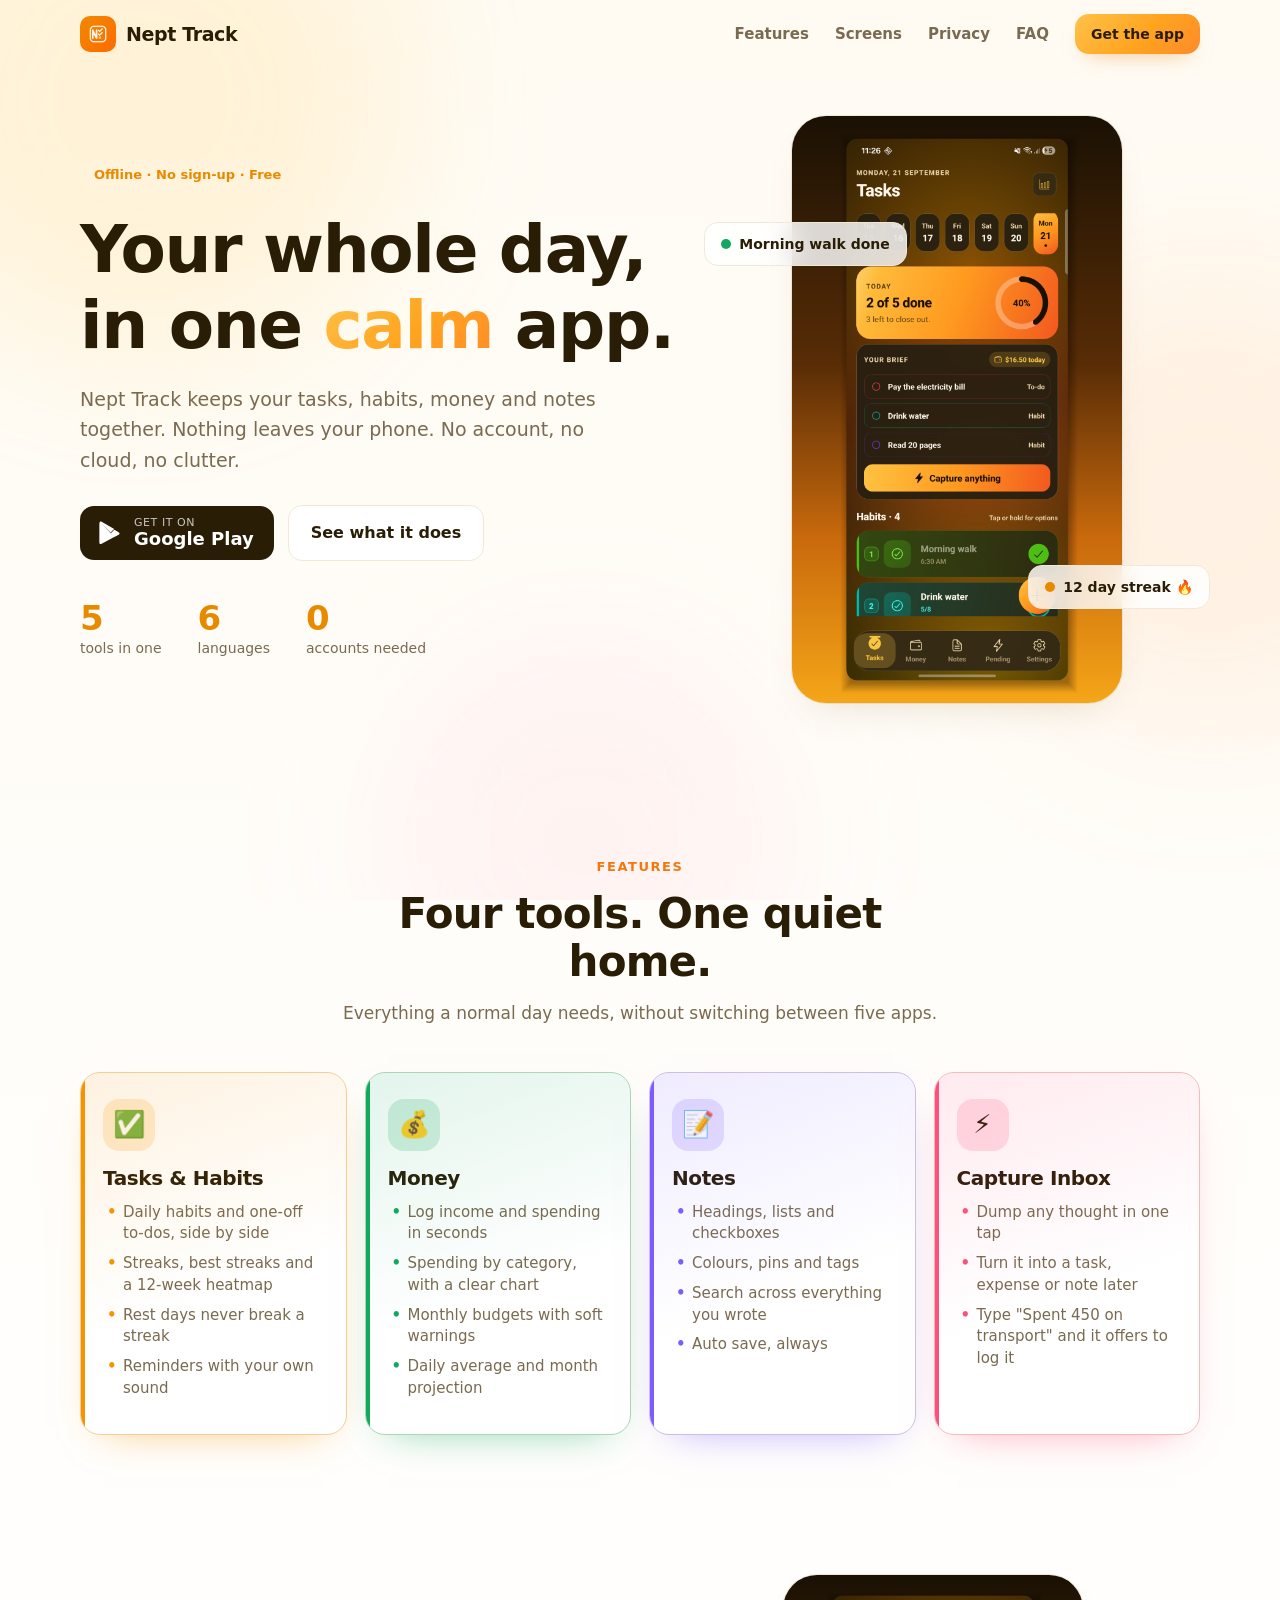
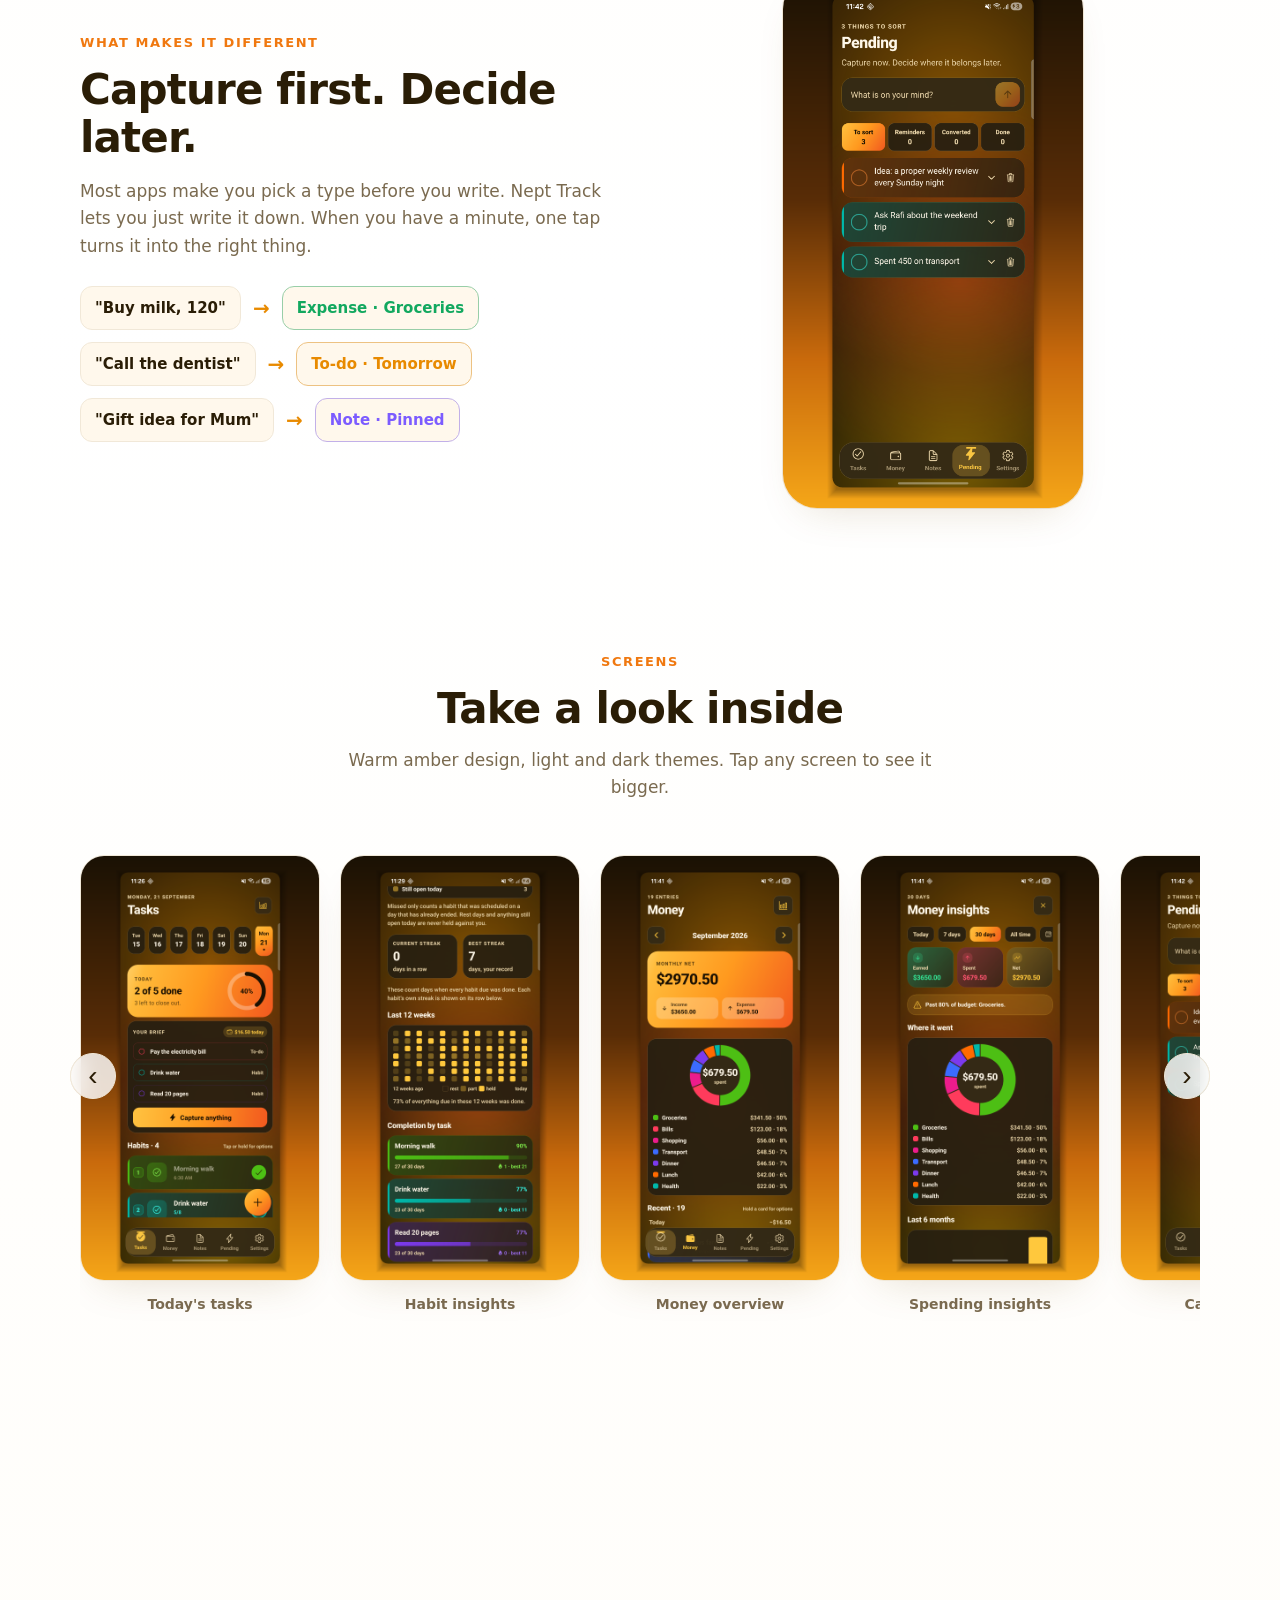
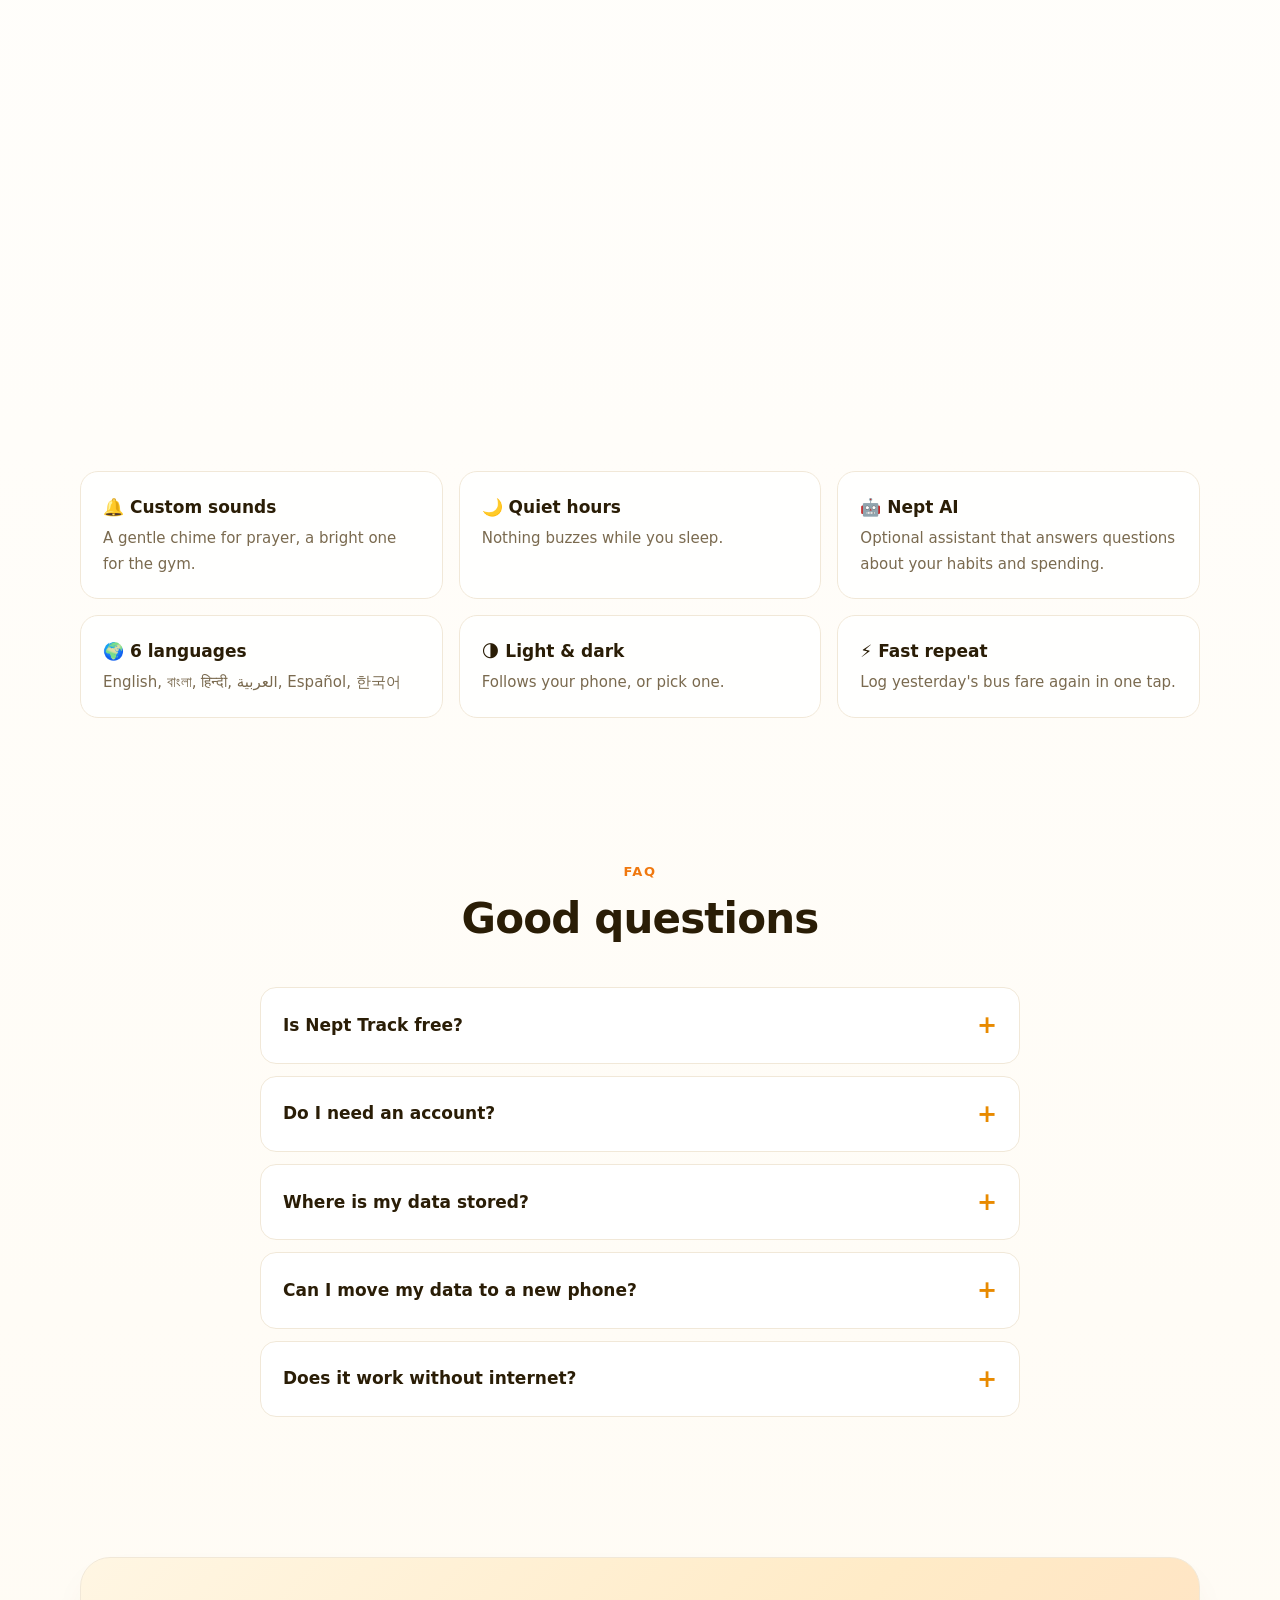
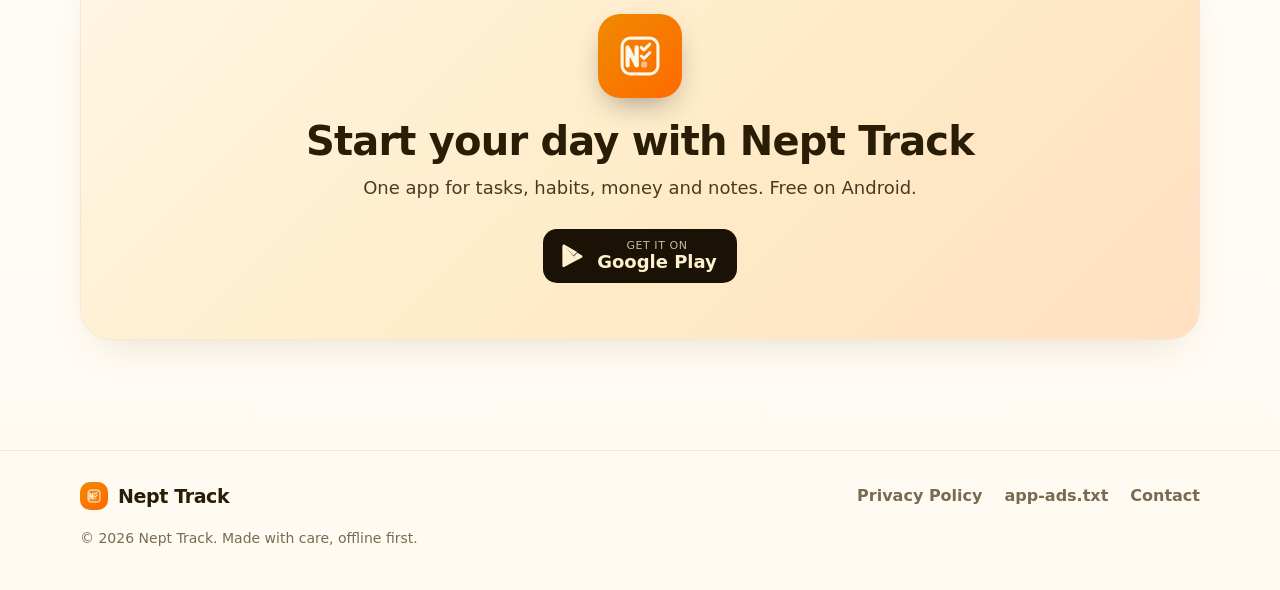
<file: index.html>
<!doctype html>
<html lang="en">
<head>
<meta charset="utf-8" />
<meta name="viewport" content="width=device-width, initial-scale=1" />
<title>Nept Track: Habits, Money &amp; Notes</title>
<meta name="description" content="Tasks, habits, money and notes in one offline app. No sign-up. No cloud. Your data stays on your phone." />
<meta name="theme-color" content="#FFFFFF" />
<meta property="og:title" content="Nept Track: Habits &amp; Budget" />
<meta property="og:description" content="Tasks, habits, money and notes in one offline app. No sign-up. No cloud." />
<meta property="og:image" content="images/feature.png" />
<meta property="og:type" content="website" />
<link rel="icon" href="images/favicon.png" />
<link rel="stylesheet" href="css/style.css" />
</head>
<body>

<div class="aurora" aria-hidden="true"><span></span><span></span><span></span></div>

<header class="nav" id="nav">
  <a class="brand" href="#top"><img src="images/icon.png" alt="" width="36" height="36" /> Nept Track</a>
  <button class="nav-toggle" id="navToggle" aria-label="Open menu" aria-expanded="false"><span></span><span></span></button>
  <nav class="nav-links" id="navLinks">
    <a href="#features">Features</a>
    <a href="#screens">Screens</a>
    <a href="#privacy">Privacy</a>
    <a href="#faq">FAQ</a>
    <a class="btn btn-small" href="https://play.google.com/store/apps/details?id=com.AhmedReFu.NeptTrack" target="_blank" rel="noopener">Get the app</a>
  </nav>
</header>

<main id="top">

  <!-- Hero -->
  <section class="hero">
    <div class="hero-copy reveal">
      <span class="pill">Offline · No sign-up · Free</span>
      <h1>Your whole day, in one <span class="grad">calm</span> app.</h1>
      <p class="lead">Nept Track keeps your tasks, habits, money and notes together. Nothing leaves your phone. No account, no cloud, no clutter.</p>
      <div class="cta-row">
        <a class="store-btn" href="https://play.google.com/store/apps/details?id=com.AhmedReFu.NeptTrack" target="_blank" rel="noopener">
          <svg viewBox="0 0 24 24" width="26" height="26" aria-hidden="true"><path fill="currentColor" d="M3.6 1.8c-.3.3-.5.8-.5 1.4v17.6c0 .6.2 1.1.5 1.4l.1.1 9.9-9.9v-.2L3.7 1.7l-.1.1Zm13.3 13.9-3.3-3.3v-.2l3.3-3.3.1.1 3.9 2.2c1.1.6 1.1 1.7 0 2.3l-3.9 2.2h-.1Zm-.1.1L13.4 12 3.6 21.8c.4.4 1 .4 1.6.1l11.6-6.1M16.8 8.2 5.2 1.6c-.7-.4-1.2-.3-1.6.1l9.8 9.8 3.4-3.3Z"/></svg>
          <span><small>Get it on</small>Google Play</span>
        </a>
        <a class="btn btn-ghost" href="#features">See what it does</a>
      </div>
      <ul class="hero-stats">
        <li><strong data-count="5">0</strong><span>tools in one</span></li>
        <li><strong data-count="6">0</strong><span>languages</span></li>
        <li><strong data-count="0" data-suffix="">0</strong><span>accounts needed</span></li>
      </ul>
    </div>
    <div class="hero-phone reveal">
      <div class="phone tilt">
        <img src="images/screens/01-tasks-today.png" alt="Nept Track Tasks screen showing today's progress and habits" />
      </div>
      <div class="float-card fc-1"><span class="dot dot-green"></span>Morning walk done</div>
      <div class="float-card fc-2"><span class="dot dot-amber"></span>12 day streak 🔥</div>
    </div>
  </section>

  <!-- Features -->
  <section class="section" id="features">
    <div class="section-head reveal">
      <span class="eyebrow">Features</span>
      <h2>Four tools. One quiet home.</h2>
      <p>Everything a normal day needs, without switching between five apps.</p>
    </div>

    <div class="features">
      <article class="feature reveal" style="--c:#F59400">
        <div class="f-icon">✅</div>
        <h3>Tasks &amp; Habits</h3>
        <ul>
          <li>Daily habits and one-off to-dos, side by side</li>
          <li>Streaks, best streaks and a 12-week heatmap</li>
          <li>Rest days never break a streak</li>
          <li>Reminders with your own sound</li>
        </ul>
      </article>
      <article class="feature reveal" style="--c:#12A85F">
        <div class="f-icon">💰</div>
        <h3>Money</h3>
        <ul>
          <li>Log income and spending in seconds</li>
          <li>Spending by category, with a clear chart</li>
          <li>Monthly budgets with soft warnings</li>
          <li>Daily average and month projection</li>
        </ul>
      </article>
      <article class="feature reveal" style="--c:#7C5CFF">
        <div class="f-icon">📝</div>
        <h3>Notes</h3>
        <ul>
          <li>Headings, lists and checkboxes</li>
          <li>Colours, pins and tags</li>
          <li>Search across everything you wrote</li>
          <li>Auto save, always</li>
        </ul>
      </article>
      <article class="feature reveal" style="--c:#FF4F7B">
        <div class="f-icon">⚡</div>
        <h3>Capture Inbox</h3>
        <ul>
          <li>Dump any thought in one tap</li>
          <li>Turn it into a task, expense or note later</li>
          <li>Type "Spent 450 on transport" and it offers to log it</li>
        </ul>
      </article>
    </div>
  </section>

  <!-- Highlight: capture first -->
  <section class="section split">
    <div class="split-copy reveal">
      <span class="eyebrow">What makes it different</span>
      <h2>Capture first. Decide later.</h2>
      <p>Most apps make you pick a type before you write. Nept Track lets you just write it down. When you have a minute, one tap turns it into the right thing.</p>
      <div class="flow">
        <span class="flow-chip">"Buy milk, 120"</span>
        <span class="flow-arrow">→</span>
        <span class="flow-chip flow-green">Expense · Groceries</span>
      </div>
      <div class="flow">
        <span class="flow-chip">"Call the dentist"</span>
        <span class="flow-arrow">→</span>
        <span class="flow-chip flow-amber">To-do · Tomorrow</span>
      </div>
      <div class="flow">
        <span class="flow-chip">"Gift idea for Mum"</span>
        <span class="flow-arrow">→</span>
        <span class="flow-chip flow-violet">Note · Pinned</span>
      </div>
    </div>
    <div class="split-media reveal">
      <div class="phone small"><img src="images/screens/05-pending-inbox.png" alt="Capture Inbox screen" loading="lazy" /></div>
    </div>
  </section>

  <!-- Screens -->
  <section class="section" id="screens">
    <div class="section-head reveal">
      <span class="eyebrow">Screens</span>
      <h2>Take a look inside</h2>
      <p>Warm amber design, light and dark themes. Tap any screen to see it bigger.</p>
    </div>
    <div class="gallery-wrap reveal">
      <button class="g-arrow g-prev" aria-label="Previous screens">‹</button>
      <div class="gallery" id="gallery">
        <figure><img src="images/screens/01-tasks-today.png" alt="Tasks today" loading="lazy" /><figcaption>Today's tasks</figcaption></figure>
        <figure><img src="images/screens/02-task-insights.png" alt="Task insights" loading="lazy" /><figcaption>Habit insights</figcaption></figure>
        <figure><img src="images/screens/03-money-overview.png" alt="Money overview" loading="lazy" /><figcaption>Money overview</figcaption></figure>
        <figure><img src="images/screens/04-money-insights.png" alt="Money insights" loading="lazy" /><figcaption>Spending insights</figcaption></figure>
        <figure><img src="images/screens/05-pending-inbox.png" alt="Capture inbox" loading="lazy" /><figcaption>Capture inbox</figcaption></figure>
        <figure><img src="images/screens/06-notes.png" alt="Notes" loading="lazy" /><figcaption>Notes</figcaption></figure>
        <figure><img src="images/screens/07-light-mode.png" alt="Light mode" loading="lazy" /><figcaption>Light mode</figcaption></figure>
        <figure><img src="images/screens/08-onboarding.png" alt="Onboarding" loading="lazy" /><figcaption>Quick start</figcaption></figure>
      </div>
      <button class="g-arrow g-next" aria-label="Next screens">›</button>
    </div>
  </section>

  <!-- Privacy -->
  <section class="section" id="privacy">
    <div class="privacy-card reveal">
      <div class="privacy-copy">
        <span class="eyebrow">Private by design</span>
        <h2>Your records never leave your phone.</h2>
        <p>No account and no cloud. Tasks, money and notes live in a database on your device.</p>
        <a class="link-arrow" href="privacy-policy.html">Read the privacy policy →</a>
      </div>
      <ul class="privacy-list">
        <li><span>📴</span><div><strong>Works fully offline</strong>No internet needed for anything you track.</div></li>
        <li><span>🔒</span><div><strong>App lock</strong>Fingerprint, face or screen lock.</div></li>
        <li><span>💾</span><div><strong>Your backup, your file</strong>Export and import whenever you like.</div></li>
        <li><span>🙈</span><div><strong>No sign-up</strong>We never ask for your name or email.</div></li>
      </ul>
    </div>
  </section>

  <!-- Extras -->
  <section class="section">
    <div class="extras reveal">
      <div class="extra"><strong>🔔 Custom sounds</strong><span>A gentle chime for prayer, a bright one for the gym.</span></div>
      <div class="extra"><strong>🌙 Quiet hours</strong><span>Nothing buzzes while you sleep.</span></div>
      <div class="extra"><strong>🤖 Nept AI</strong><span>Optional assistant that answers questions about your habits and spending.</span></div>
      <div class="extra"><strong>🌍 6 languages</strong><span>English, বাংলা, हिन्दी, العربية, Español, 한국어</span></div>
      <div class="extra"><strong>🌗 Light &amp; dark</strong><span>Follows your phone, or pick one.</span></div>
      <div class="extra"><strong>⚡ Fast repeat</strong><span>Log yesterday's bus fare again in one tap.</span></div>
    </div>
  </section>

  <!-- FAQ -->
  <section class="section" id="faq">
    <div class="section-head reveal">
      <span class="eyebrow">FAQ</span>
      <h2>Good questions</h2>
    </div>
    <div class="faq reveal">
      <details>
        <summary>Is Nept Track free?</summary>
        <p>Yes. The app is free to download and use. It shows a few ads from Google AdMob, never inside the editors and never while you are saving something.</p>
      </details>
      <details>
        <summary>Do I need an account?</summary>
        <p>No. Open the app and start. There is no sign-up and no login.</p>
      </details>
      <details>
        <summary>Where is my data stored?</summary>
        <p>Only on your phone, in a local database. Uninstalling the app deletes it, so export a backup from Settings first if you want to keep it.</p>
      </details>
      <details>
        <summary>Can I move my data to a new phone?</summary>
        <p>Yes. Export a backup file from Settings, copy it to the new phone, and import it there.</p>
      </details>
      <details>
        <summary>Does it work without internet?</summary>
        <p>Everything you track works fully offline. Only ads and the optional AI assistant need a connection.</p>
      </details>
    </div>
  </section>

  <!-- Final CTA -->
  <section class="section">
    <div class="cta-card reveal">
      <img src="images/icon.png" alt="" width="84" height="84" />
      <h2>Start your day with Nept Track</h2>
      <p>One app for tasks, habits, money and notes. Free on Android.</p>
      <a class="store-btn dark" href="https://play.google.com/store/apps/details?id=com.AhmedReFu.NeptTrack" target="_blank" rel="noopener">
        <svg viewBox="0 0 24 24" width="26" height="26" aria-hidden="true"><path fill="currentColor" d="M3.6 1.8c-.3.3-.5.8-.5 1.4v17.6c0 .6.2 1.1.5 1.4l.1.1 9.9-9.9v-.2L3.7 1.7l-.1.1Zm13.3 13.9-3.3-3.3v-.2l3.3-3.3.1.1 3.9 2.2c1.1.6 1.1 1.7 0 2.3l-3.9 2.2h-.1Zm-.1.1L13.4 12 3.6 21.8c.4.4 1 .4 1.6.1l11.6-6.1M16.8 8.2 5.2 1.6c-.7-.4-1.2-.3-1.6.1l9.8 9.8 3.4-3.3Z"/></svg>
        <span><small>Get it on</small>Google Play</span>
      </a>
    </div>
  </section>
</main>

<footer class="footer">
  <div class="footer-inner">
    <a class="brand" href="#top"><img src="images/icon.png" alt="" width="28" height="28" /> Nept Track</a>
    <nav>
      <a href="privacy-policy.html">Privacy Policy</a>
      <a href="app-ads.txt">app-ads.txt</a>
      <a href="mailto:YOUR_SUPPORT_EMAIL">Contact</a>
    </nav>
    <p>© <span id="year">2026</span> Nept Track. Made with care, offline first.</p>
  </div>
</footer>

<!-- Lightbox -->
<div class="lightbox" id="lightbox" hidden>
  <button class="lb-close" aria-label="Close">×</button>
  <button class="lb-nav lb-prev" aria-label="Previous">‹</button>
  <img id="lbImg" alt="" />
  <button class="lb-nav lb-next" aria-label="Next">›</button>
  <p class="lb-cap" id="lbCap"></p>
</div>

<script src="js/main.js"></script>
</body>
</html>
</file>
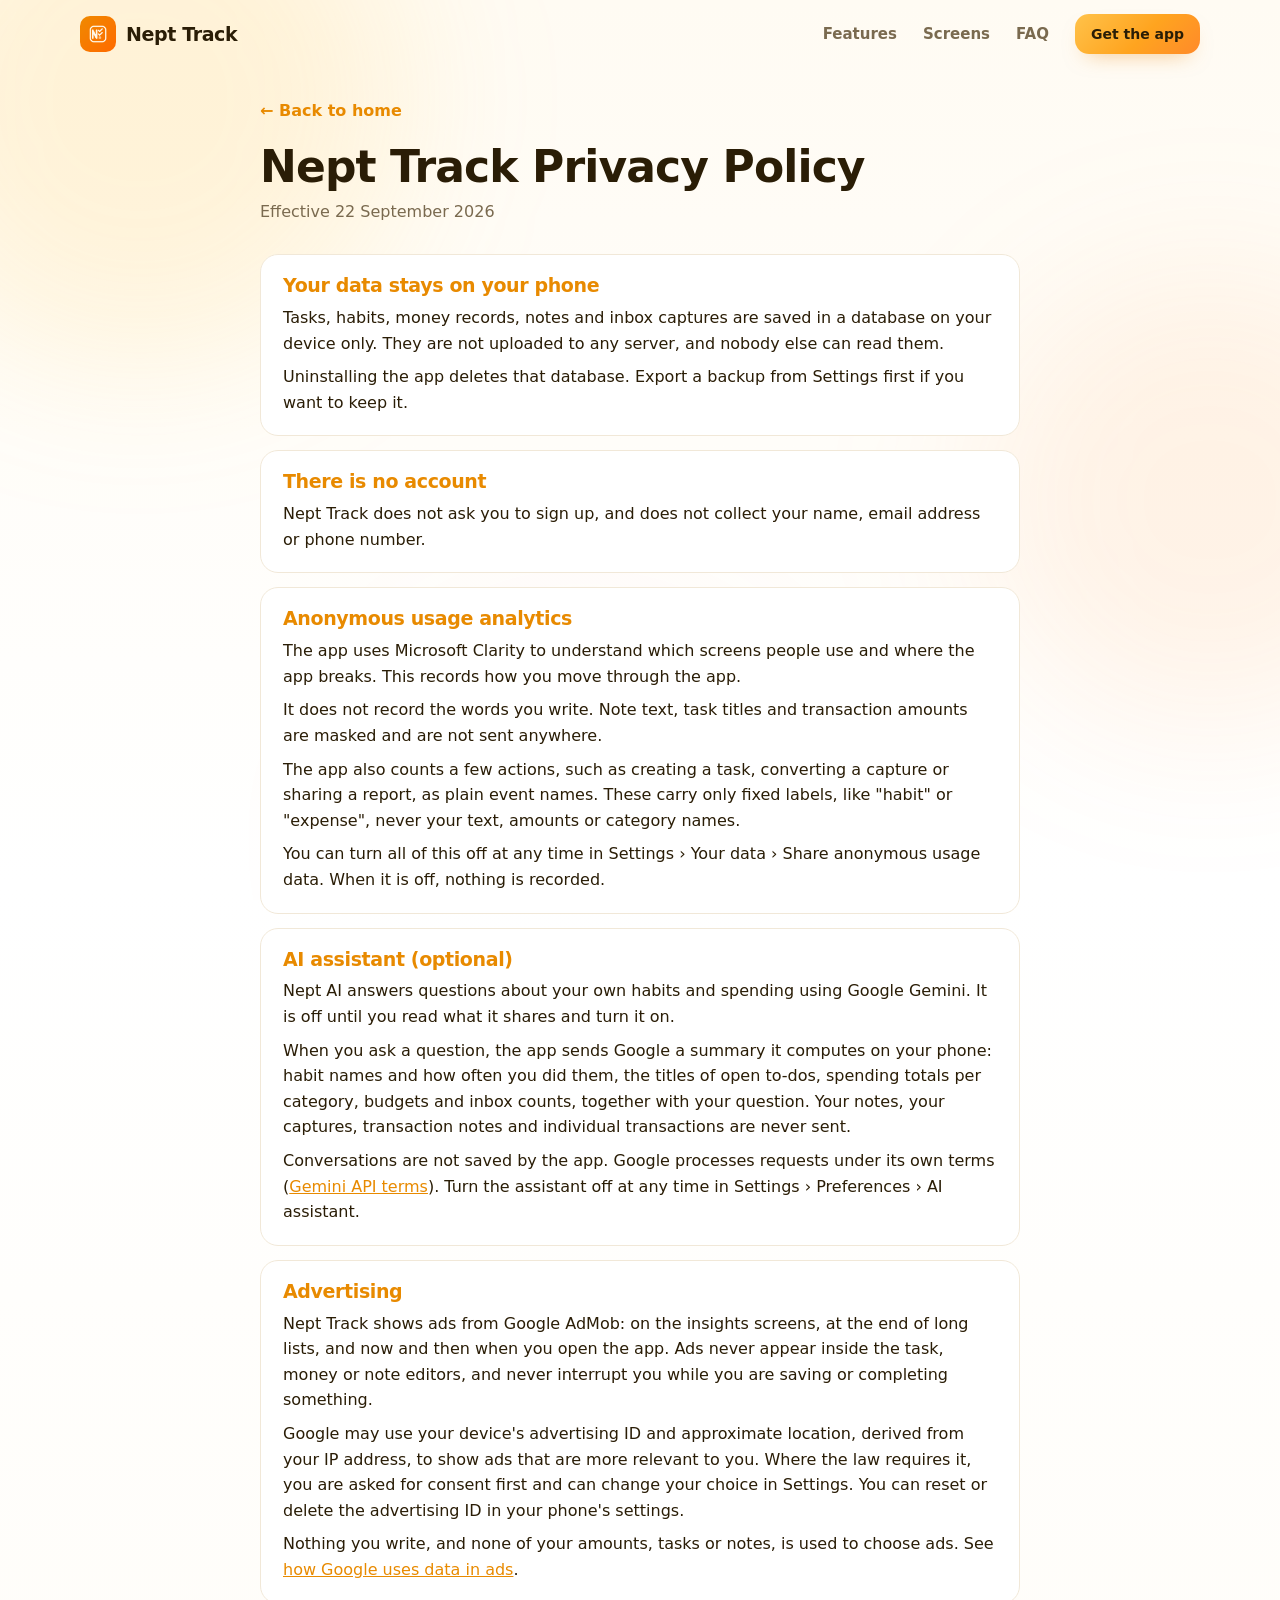
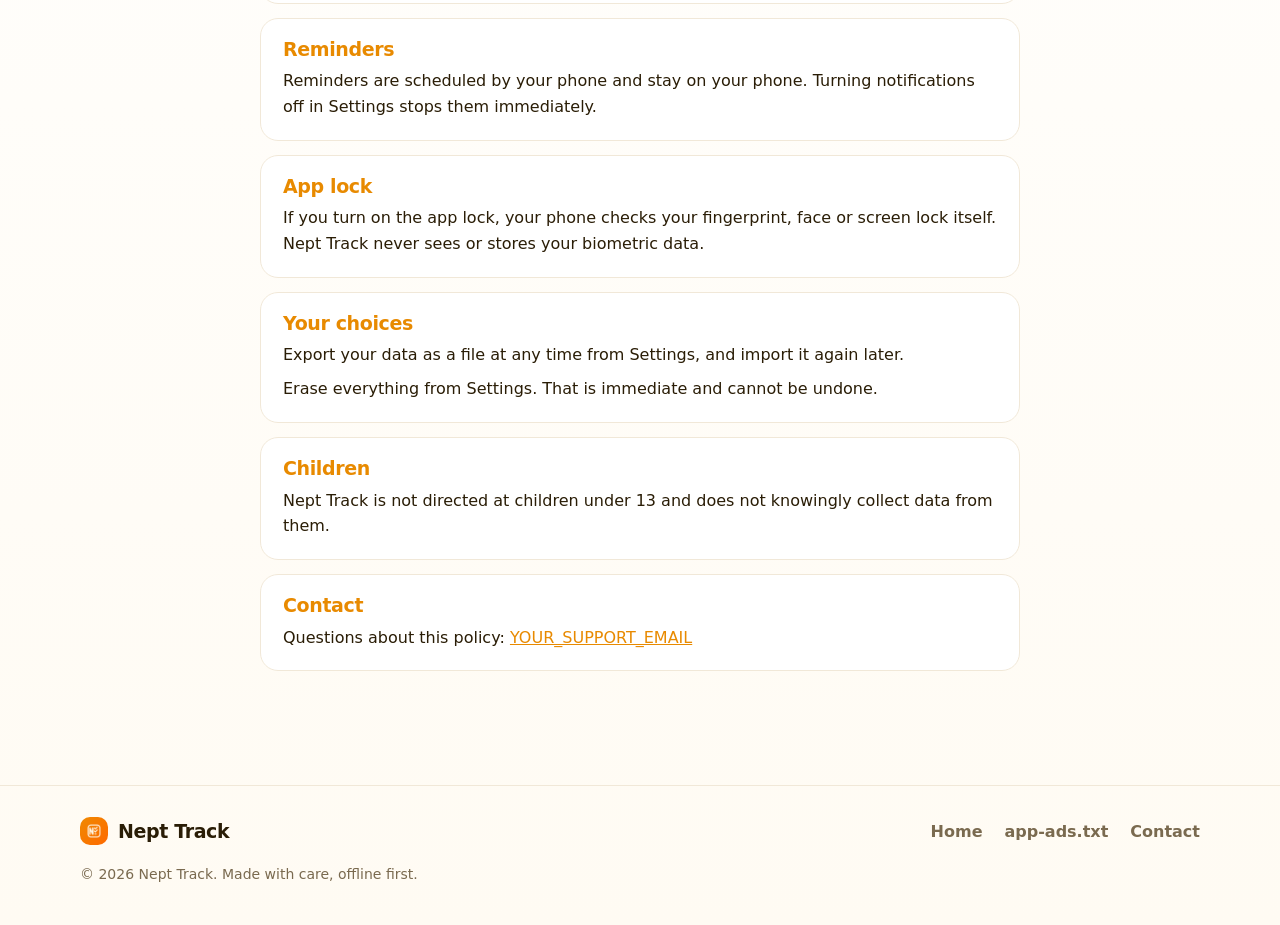
<file: privacy-policy.html>
<!doctype html>
<html lang="en">
<head>
<meta charset="utf-8" />
<meta name="viewport" content="width=device-width, initial-scale=1" />
<title>Privacy Policy · Nept Track</title>
<meta name="description" content="How Nept Track handles your data: everything stays on your phone." />
<meta name="theme-color" content="#FFFFFF" />
<link rel="icon" href="images/favicon.png" />
<link rel="stylesheet" href="css/style.css" />
</head>
<body>

<div class="aurora" aria-hidden="true"><span></span><span></span><span></span></div>

<header class="nav" id="nav">
  <a class="brand" href="index.html"><img src="images/icon.png" alt="" width="36" height="36" /> Nept Track</a>
  <button class="nav-toggle" id="navToggle" aria-label="Open menu" aria-expanded="false"><span></span><span></span></button>
  <nav class="nav-links" id="navLinks">
    <a href="index.html#features">Features</a>
    <a href="index.html#screens">Screens</a>
    <a href="index.html#faq">FAQ</a>
    <a class="btn btn-small" href="https://play.google.com/store/apps/details?id=com.AhmedReFu.NeptTrack" target="_blank" rel="noopener">Get the app</a>
  </nav>
</header>

<main>
<article class="doc">
  <a class="back-link" href="index.html">← Back to home</a>
  <h1>Nept Track Privacy Policy</h1>
  <p class="date">Effective 22 September 2026</p>

  <section>
    <h2>Your data stays on your phone</h2>
    <p>Tasks, habits, money records, notes and inbox captures are saved in a database on your device only. They are not uploaded to any server, and nobody else can read them.</p>
    <p>Uninstalling the app deletes that database. Export a backup from Settings first if you want to keep it.</p>
  </section>

  <section>
    <h2>There is no account</h2>
    <p>Nept Track does not ask you to sign up, and does not collect your name, email address or phone number.</p>
  </section>

  <section>
    <h2>Anonymous usage analytics</h2>
    <p>The app uses Microsoft Clarity to understand which screens people use and where the app breaks. This records how you move through the app.</p>
    <p>It does not record the words you write. Note text, task titles and transaction amounts are masked and are not sent anywhere.</p>
    <p>The app also counts a few actions, such as creating a task, converting a capture or sharing a report, as plain event names. These carry only fixed labels, like "habit" or "expense", never your text, amounts or category names.</p>
    <p>You can turn all of this off at any time in Settings &rsaquo; Your data &rsaquo; Share anonymous usage data. When it is off, nothing is recorded.</p>
  </section>

  <section>
    <h2>AI assistant (optional)</h2>
    <p>Nept AI answers questions about your own habits and spending using Google Gemini. It is off until you read what it shares and turn it on.</p>
    <p>When you ask a question, the app sends Google a summary it computes on your phone: habit names and how often you did them, the titles of open to-dos, spending totals per category, budgets and inbox counts, together with your question. Your notes, your captures, transaction notes and individual transactions are never sent.</p>
    <p>Conversations are not saved by the app. Google processes requests under its own terms (<a href="https://ai.google.dev/gemini-api/terms">Gemini API terms</a>). Turn the assistant off at any time in Settings &rsaquo; Preferences &rsaquo; AI assistant.</p>
  </section>

  <section>
    <h2>Advertising</h2>
    <p>Nept Track shows ads from Google AdMob: on the insights screens, at the end of long lists, and now and then when you open the app. Ads never appear inside the task, money or note editors, and never interrupt you while you are saving or completing something.</p>
    <p>Google may use your device's advertising ID and approximate location, derived from your IP address, to show ads that are more relevant to you. Where the law requires it, you are asked for consent first and can change your choice in Settings. You can reset or delete the advertising ID in your phone's settings.</p>
    <p>Nothing you write, and none of your amounts, tasks or notes, is used to choose ads. See <a href="https://policies.google.com/technologies/ads">how Google uses data in ads</a>.</p>
  </section>

  <section>
    <h2>Reminders</h2>
    <p>Reminders are scheduled by your phone and stay on your phone. Turning notifications off in Settings stops them immediately.</p>
  </section>

  <section>
    <h2>App lock</h2>
    <p>If you turn on the app lock, your phone checks your fingerprint, face or screen lock itself. Nept Track never sees or stores your biometric data.</p>
  </section>

  <section>
    <h2>Your choices</h2>
    <p>Export your data as a file at any time from Settings, and import it again later.</p>
    <p>Erase everything from Settings. That is immediate and cannot be undone.</p>
  </section>

  <section>
    <h2>Children</h2>
    <p>Nept Track is not directed at children under 13 and does not knowingly collect data from them.</p>
  </section>

  <section>
    <h2>Contact</h2>
    <p>Questions about this policy: <a href="mailto:YOUR_SUPPORT_EMAIL">YOUR_SUPPORT_EMAIL</a></p>
  </section>
</article>
</main>

<footer class="footer">
  <div class="footer-inner">
    <a class="brand" href="index.html"><img src="images/icon.png" alt="" width="28" height="28" /> Nept Track</a>
    <nav>
      <a href="index.html">Home</a>
      <a href="app-ads.txt">app-ads.txt</a>
      <a href="mailto:YOUR_SUPPORT_EMAIL">Contact</a>
    </nav>
    <p>© <span id="year">2026</span> Nept Track. Made with care, offline first.</p>
  </div>
</footer>

<script src="js/main.js"></script>
</body>
</html>
</file>
<file: css/style.css>
/* Nept Track website — shared styles (index + privacy policy).
   Colours mirror the app tokens in src/utils/colors.ts. */

:root {
  /* Light only, on purpose: the site reads bright and white, with amber as the accent. */
  --bg: #FFFFFF;
  --bg-tint: #FFFBF3;
  --surface: #FFFFFF;
  --surface-alt: #FFF8EC;
  --primary: #E88A00;
  --primary-soft: #FFF3DC;
  --accent: #F0780F;
  --ink: #2A1D06;
  --muted: #7A6A4F;
  --line: #F1E8D8;
  --success: #12A85F;
  --violet: #7C5CFF;
  --glass: rgba(255, 255, 255, 0.82);
  --shadow: 0 18px 44px -22px rgba(120, 80, 20, 0.22);
  --grad: linear-gradient(135deg, #FFC24A 0%, #FFA41F 55%, #FF8A2A 100%);
  --grad-soft: linear-gradient(135deg, #FFF6E3 0%, #FFEBC7 55%, #FFE0C2 100%);
  --on-grad: #2A1D06;
  --aurora-1: rgba(255, 196, 70, 0.16);
  --aurora-2: rgba(255, 150, 60, 0.10);
  --aurora-3: rgba(255, 120, 150, 0.07);
  --radius: 20px;
  color-scheme: light;
}

* { box-sizing: border-box; }
html { scroll-behavior: smooth; scroll-padding-top: 84px; }
body {
  margin: 0;
  background: linear-gradient(180deg, var(--bg-tint) 0%, var(--bg) 35%, var(--bg-tint) 100%);
  color: var(--ink);
  font: 16px/1.6 system-ui, -apple-system, "Segoe UI", Roboto, "Noto Sans", sans-serif;
  -webkit-font-smoothing: antialiased;
  overflow-x: hidden;
}
img { max-width: 100%; display: block; }
a { color: var(--primary); }
h1, h2, h3 { letter-spacing: -0.02em; line-height: 1.15; margin: 0; font-weight: 800; }

/* ---------- Ambient background ---------- */
.aurora { position: fixed; inset: 0; z-index: -1; pointer-events: none; overflow: hidden; }
.aurora span {
  position: absolute; border-radius: 50%; filter: blur(80px);
  animation: drift 22s ease-in-out infinite alternate;
}
.aurora span:nth-child(1) { width: 520px; height: 520px; background: var(--aurora-1); top: -160px; left: -120px; }
.aurora span:nth-child(2) { width: 460px; height: 460px; background: var(--aurora-2); top: 30%; right: -160px; animation-delay: -6s; }
.aurora span:nth-child(3) { width: 400px; height: 400px; background: var(--aurora-3); bottom: -140px; left: 30%; animation-delay: -12s; }
@keyframes drift {
  from { transform: translate(0, 0) scale(1); }
  to   { transform: translate(60px, 40px) scale(1.15); }
}

/* ---------- Buttons ---------- */
.btn {
  display: inline-flex; align-items: center; justify-content: center; gap: 8px;
  padding: 14px 22px; border-radius: 14px; font-weight: 700; text-decoration: none;
  background: var(--grad); color: var(--on-grad); border: 0; cursor: pointer;
  transition: transform .2s cubic-bezier(.3,1.6,.5,1), box-shadow .2s;
  box-shadow: 0 10px 22px -12px rgba(230, 130, 0, .55);
}
.btn:hover { transform: translateY(-2px) scale(1.02); }
.btn:active { transform: scale(.97); }
.btn-small { padding: 9px 16px; font-size: 14px; }
.btn-ghost { background: var(--surface); color: var(--ink); border: 1px solid var(--line); box-shadow: none; }

.store-btn {
  display: inline-flex; align-items: center; gap: 12px;
  padding: 11px 20px 11px 16px; border-radius: 14px; text-decoration: none;
  background: var(--ink); color: var(--bg);
  transition: transform .2s cubic-bezier(.3,1.6,.5,1);
}
.store-btn:hover { transform: translateY(-2px) scale(1.03); }
.store-btn span { display: flex; flex-direction: column; line-height: 1.1; font-weight: 700; font-size: 18px; }
.store-btn small { font-size: 11px; font-weight: 500; opacity: .75; text-transform: uppercase; letter-spacing: .05em; }
.store-btn.dark { background: #1a1204; color: #FFF0CE; }

/* ---------- Nav ---------- */
.nav {
  position: sticky; top: 0; z-index: 50;
  display: flex; align-items: center; justify-content: space-between;
  max-width: 1160px; margin: 0 auto; padding: 14px 20px;
  transition: background .3s, box-shadow .3s;
}
.nav.scrolled {
  background: var(--glass); backdrop-filter: blur(16px); -webkit-backdrop-filter: blur(16px);
  box-shadow: 0 1px 0 var(--line); max-width: none;
}
.brand { display: flex; align-items: center; gap: 10px; font-weight: 800; font-size: 19px; color: var(--ink); text-decoration: none; letter-spacing: -.02em; }
.brand img { border-radius: 10px; }
.nav-links { display: flex; align-items: center; gap: 26px; }
.nav-links a:not(.btn) { color: var(--muted); text-decoration: none; font-weight: 600; font-size: 15px; transition: color .2s; }
.nav-links a:not(.btn):hover { color: var(--ink); }
.nav-toggle { display: none; background: none; border: 0; padding: 10px; cursor: pointer; }
.nav-toggle span { display: block; width: 22px; height: 2px; background: var(--ink); margin: 5px 0; border-radius: 2px; transition: transform .25s; }
.nav-toggle[aria-expanded="true"] span:first-child { transform: translateY(3.5px) rotate(45deg); }
.nav-toggle[aria-expanded="true"] span:last-child { transform: translateY(-3.5px) rotate(-45deg); }

/* ---------- Hero ---------- */
main { max-width: 1160px; margin: 0 auto; padding: 0 20px; }
.hero {
  display: grid; grid-template-columns: 1.1fr .9fr; gap: 40px; align-items: center;
  padding: 48px 0 80px;
}
.pill {
  display: inline-block; padding: 6px 14px; border-radius: 999px;
  background: var(--primary-soft); color: var(--primary); font-weight: 700; font-size: 13px;
  margin-bottom: 20px;
}
.hero h1 { font-size: clamp(38px, 6vw, 66px); }
.grad { background: var(--grad); -webkit-background-clip: text; background-clip: text; color: transparent; }
.lead { font-size: 19px; color: var(--muted); max-width: 520px; margin: 20px 0 30px; }
.cta-row { display: flex; flex-wrap: wrap; gap: 14px; align-items: center; }
.hero-stats { list-style: none; padding: 0; margin: 40px 0 0; display: flex; gap: 36px; }
.hero-stats strong { display: block; font-size: 34px; font-weight: 800; color: var(--primary); line-height: 1; }
.hero-stats span { font-size: 14px; color: var(--muted); }

.hero-phone { position: relative; display: flex; justify-content: center; }
.phone {
  width: min(330px, 80vw); border-radius: 34px; overflow: hidden;
  box-shadow: var(--shadow), 0 0 0 1px var(--line);
  background: var(--surface);
  transition: transform .15s ease-out;
  will-change: transform;
}
.phone.small { width: min(300px, 76vw); }
.float-card {
  position: absolute; display: flex; align-items: center; gap: 8px;
  padding: 10px 16px; border-radius: 14px; font-weight: 700; font-size: 14px;
  background: var(--glass); backdrop-filter: blur(14px); -webkit-backdrop-filter: blur(14px);
  border: 1px solid var(--line); box-shadow: var(--shadow);
  animation: bob 5s ease-in-out infinite;
}
.fc-1 { top: 18%; left: -2%; }
.fc-2 { bottom: 16%; right: -2%; animation-delay: -2.5s; }
.dot { width: 10px; height: 10px; border-radius: 50%; }
.dot-green { background: var(--success); }
.dot-amber { background: var(--primary); }
@keyframes bob { 50% { transform: translateY(-10px); } }

/* ---------- Sections ---------- */
.section { padding: 70px 0; }
.section-head { text-align: center; max-width: 620px; margin: 0 auto 44px; }
.section-head h2, .split-copy h2, .privacy-copy h2 { font-size: clamp(30px, 4vw, 42px); }
.section-head p { color: var(--muted); font-size: 17px; margin: 14px 0 0; }
.eyebrow { display: inline-block; color: var(--accent); font-weight: 800; font-size: 13px; text-transform: uppercase; letter-spacing: .12em; margin-bottom: 12px; }

/* Features */
.features { display: grid; grid-template-columns: repeat(4, 1fr); gap: 18px; }
.feature {
  position: relative; padding: 26px 22px; border-radius: var(--radius);
  background: var(--surface); border: 1px solid color-mix(in srgb, var(--c) 30%, var(--line));
  box-shadow: 0 16px 40px -24px color-mix(in srgb, var(--c) 60%, transparent);
  overflow: hidden; transition: transform .3s cubic-bezier(.3,1.5,.5,1);
}
.feature::before {
  content: ""; position: absolute; inset: 0 auto 0 0; width: 4px; background: var(--c);
}
.feature::after {
  content: ""; position: absolute; inset: 0;
  background: linear-gradient(160deg, color-mix(in srgb, var(--c) 12%, transparent), transparent 60%);
  pointer-events: none;
}
.feature:hover { transform: translateY(-6px); }
.f-icon {
  width: 52px; height: 52px; border-radius: 16px; display: grid; place-items: center; font-size: 26px;
  background: color-mix(in srgb, var(--c) 18%, transparent); margin-bottom: 16px;
}
.feature h3 { font-size: 20px; margin-bottom: 12px; }
.feature ul { margin: 0; padding: 0; list-style: none; }
.feature li { position: relative; padding-left: 20px; margin-bottom: 8px; color: var(--muted); font-size: 15px; line-height: 1.45; }
.feature li::before { content: "•"; position: absolute; left: 4px; color: var(--c); font-weight: 900; }

/* Split */
.split { display: grid; grid-template-columns: 1fr 1fr; gap: 50px; align-items: center; }
.split-copy p { color: var(--muted); font-size: 17px; margin: 16px 0 26px; }
.split-media { display: flex; justify-content: center; }
.flow { display: flex; align-items: center; gap: 12px; flex-wrap: wrap; margin-bottom: 12px; }
.flow-chip {
  padding: 9px 14px; border-radius: 12px; background: var(--surface-alt);
  font-weight: 600; font-size: 15px; border: 1px solid var(--line);
}
.flow-arrow { color: var(--primary); font-weight: 800; font-size: 20px; }
.flow-green { color: var(--success); border-color: color-mix(in srgb, var(--success) 40%, var(--line)); }
.flow-amber { color: var(--primary); border-color: color-mix(in srgb, var(--primary) 40%, var(--line)); }
.flow-violet { color: var(--violet); border-color: color-mix(in srgb, var(--violet) 40%, var(--line)); }

/* Gallery */
.gallery-wrap { position: relative; }
.gallery {
  display: flex; gap: 20px; overflow-x: auto; scroll-snap-type: x mandatory;
  padding: 10px 4px 24px; scrollbar-width: none;
}
.gallery::-webkit-scrollbar { display: none; }
.gallery figure { flex: 0 0 240px; margin: 0; scroll-snap-align: start; cursor: zoom-in; }
.gallery img {
  border-radius: 24px; box-shadow: var(--shadow); border: 1px solid var(--line);
  transition: transform .3s cubic-bezier(.3,1.5,.5,1);
}
.gallery figure:hover img { transform: translateY(-6px) scale(1.02); }
.gallery figcaption { text-align: center; margin-top: 12px; font-weight: 700; color: var(--muted); font-size: 14px; }
.g-arrow {
  position: absolute; top: 42%; z-index: 2; width: 46px; height: 46px; border-radius: 50%;
  border: 1px solid var(--line); background: var(--glass); backdrop-filter: blur(10px);
  color: var(--ink); font-size: 28px; line-height: 1; cursor: pointer; box-shadow: var(--shadow);
}
.g-prev { left: -10px; }
.g-next { right: -10px; }

/* Privacy card */
.privacy-card {
  display: grid; grid-template-columns: 1fr 1fr; gap: 40px; align-items: center;
  padding: 44px; border-radius: 28px; background: var(--surface); border: 1px solid var(--line);
  box-shadow: var(--shadow);
}
.privacy-copy p { color: var(--muted); font-size: 17px; margin: 14px 0 20px; }
.link-arrow { font-weight: 700; text-decoration: none; }
.link-arrow:hover { text-decoration: underline; }
.privacy-list { list-style: none; margin: 0; padding: 0; display: grid; gap: 14px; }
.privacy-list li {
  display: flex; gap: 14px; align-items: flex-start; padding: 16px;
  border-radius: 16px; background: var(--surface-alt);
}
.privacy-list li > span { font-size: 24px; }
.privacy-list strong { display: block; }
.privacy-list div { color: var(--muted); font-size: 15px; }
.privacy-list div strong { color: var(--ink); }

/* Extras */
.extras { display: grid; grid-template-columns: repeat(3, 1fr); gap: 16px; }
.extra {
  padding: 22px; border-radius: 18px; background: var(--glass); border: 1px solid var(--line);
  backdrop-filter: blur(10px); -webkit-backdrop-filter: blur(10px);
}
.extra strong { display: block; font-size: 17px; margin-bottom: 4px; }
.extra span { color: var(--muted); font-size: 15px; }

/* FAQ */
.faq { max-width: 760px; margin: 0 auto; display: grid; gap: 12px; }
.faq details {
  border-radius: 16px; background: var(--surface); border: 1px solid var(--line); padding: 0 22px;
  transition: border-color .2s;
}
.faq details[open] { border-color: var(--primary); }
.faq summary {
  list-style: none; cursor: pointer; padding: 18px 0; font-weight: 700; font-size: 17px;
  display: flex; justify-content: space-between; align-items: center; gap: 16px;
}
.faq summary::-webkit-details-marker { display: none; }
.faq summary::after { content: "+"; font-size: 24px; color: var(--primary); transition: transform .25s; }
.faq details[open] summary::after { transform: rotate(45deg); }
.faq details p { margin: 0 0 18px; color: var(--muted); }

/* CTA */
.cta-card {
  text-align: center; padding: 56px 24px; border-radius: 30px;
  background: var(--grad-soft); color: var(--on-grad); position: relative; overflow: hidden; border: 1px solid var(--line);
  box-shadow: var(--shadow);
}
.cta-card::after {
  content: ""; position: absolute; top: 0; left: -60%; width: 40%; height: 100%;
  background: linear-gradient(100deg, transparent, rgba(255,255,255,.7), transparent);
  animation: sheen 5s ease-in-out infinite;
}
@keyframes sheen { 0%, 60% { left: -60%; } 100% { left: 130%; } }
.cta-card img { margin: 0 auto 20px; border-radius: 22px; box-shadow: 0 12px 30px -10px rgba(0,0,0,.4); }
.cta-card h2 { font-size: clamp(28px, 4vw, 40px); }
.cta-card p { margin: 10px 0 26px; font-size: 18px; opacity: .85; }

/* Footer */
.footer { border-top: 1px solid var(--line); margin-top: 40px; }
.footer-inner {
  max-width: 1160px; margin: 0 auto; padding: 30px 20px 40px;
  display: flex; flex-wrap: wrap; align-items: center; justify-content: space-between; gap: 16px;
}
.footer nav { display: flex; gap: 22px; flex-wrap: wrap; }
.footer nav a { color: var(--muted); text-decoration: none; font-weight: 600; }
.footer nav a:hover { color: var(--primary); }
.footer p { width: 100%; margin: 0; color: var(--muted); font-size: 14px; }

/* Lightbox */
.lightbox {
  position: fixed; inset: 0; z-index: 100; display: flex; align-items: center; justify-content: center;
  background: rgba(10, 7, 2, .88); backdrop-filter: blur(8px); padding: 20px;
  animation: fade .2s ease-out;
}
.lightbox[hidden] { display: none; }
.lightbox img { max-height: 86vh; width: auto; border-radius: 26px; }
.lb-close, .lb-nav {
  position: absolute; background: rgba(255,255,255,.12); color: #fff; border: 0; cursor: pointer;
  width: 48px; height: 48px; border-radius: 50%; font-size: 30px; line-height: 1;
}
.lb-close { top: 18px; right: 18px; }
.lb-prev { left: 18px; }
.lb-next { right: 18px; }
.lb-cap { position: absolute; bottom: 14px; left: 0; right: 0; text-align: center; color: #fff; font-weight: 700; margin: 0; }
@keyframes fade { from { opacity: 0; } }

/* Reveal on scroll */
.reveal { opacity: 0; transform: translateY(26px); transition: opacity .7s ease, transform .7s cubic-bezier(.2,.9,.3,1); }
.reveal.in { opacity: 1; transform: none; }

/* ---------- Privacy policy page ---------- */
.doc { max-width: 760px; margin: 0 auto; padding: 30px 0 60px; }
.doc h1 { font-size: clamp(32px, 5vw, 44px); margin: 0 0 6px; }
.doc .date { color: var(--muted); margin: 0 0 30px; }
.doc section {
  background: var(--surface); border: 1px solid var(--line); border-radius: 18px;
  padding: 20px 22px; margin: 0 0 14px;
}
.doc h2 { font-size: 19px; margin: 0 0 8px; color: var(--primary); }
.doc p { margin: 0 0 8px; }
.doc p:last-child { margin-bottom: 0; }
.back-link { display: inline-block; margin-bottom: 18px; font-weight: 700; text-decoration: none; }

/* ---------- Responsive ---------- */
@media (max-width: 960px) {
  .features { grid-template-columns: repeat(2, 1fr); }
  .extras { grid-template-columns: repeat(2, 1fr); }
}
@media (max-width: 820px) {
  .nav-toggle { display: block; }
  .nav-links {
    position: absolute; top: 100%; left: 16px; right: 16px; flex-direction: column; align-items: stretch; gap: 4px;
    padding: 12px; border-radius: 18px; background: var(--surface); border: 1px solid var(--line); box-shadow: var(--shadow);
    opacity: 0; transform: translateY(-8px); pointer-events: none; transition: opacity .2s, transform .2s;
  }
  .nav-links.open { opacity: 1; transform: none; pointer-events: auto; }
  .nav-links a:not(.btn) { padding: 10px 12px; }
  .hero, .split, .privacy-card { grid-template-columns: 1fr; }
  .hero { padding-top: 20px; text-align: center; }
  .lead { margin-left: auto; margin-right: auto; }
  .cta-row, .hero-stats { justify-content: center; }
  .split-copy { text-align: center; }
  .flow { justify-content: center; }
  .privacy-card { padding: 28px 20px; }
  .g-arrow { display: none; }
}
@media (max-width: 560px) {
  main { padding: 0 16px; }
  .features, .extras { grid-template-columns: 1fr; }
  .hero-stats { gap: 22px; }
  .section { padding: 50px 0; }
  .gallery figure { flex-basis: 200px; }
  .flow { flex-wrap: nowrap; gap: 8px; }
  .flow-chip { padding: 8px 10px; font-size: 13.5px; white-space: nowrap; }
  .fc-1 { left: 0; }
  .fc-2 { right: 0; }
  .lb-nav { display: none; }
}

@media (prefers-reduced-motion: reduce) {
  *, *::before, *::after { animation: none !important; transition: none !important; }
  .reveal { opacity: 1; transform: none; }
  html { scroll-behavior: auto; }
}
</file>
